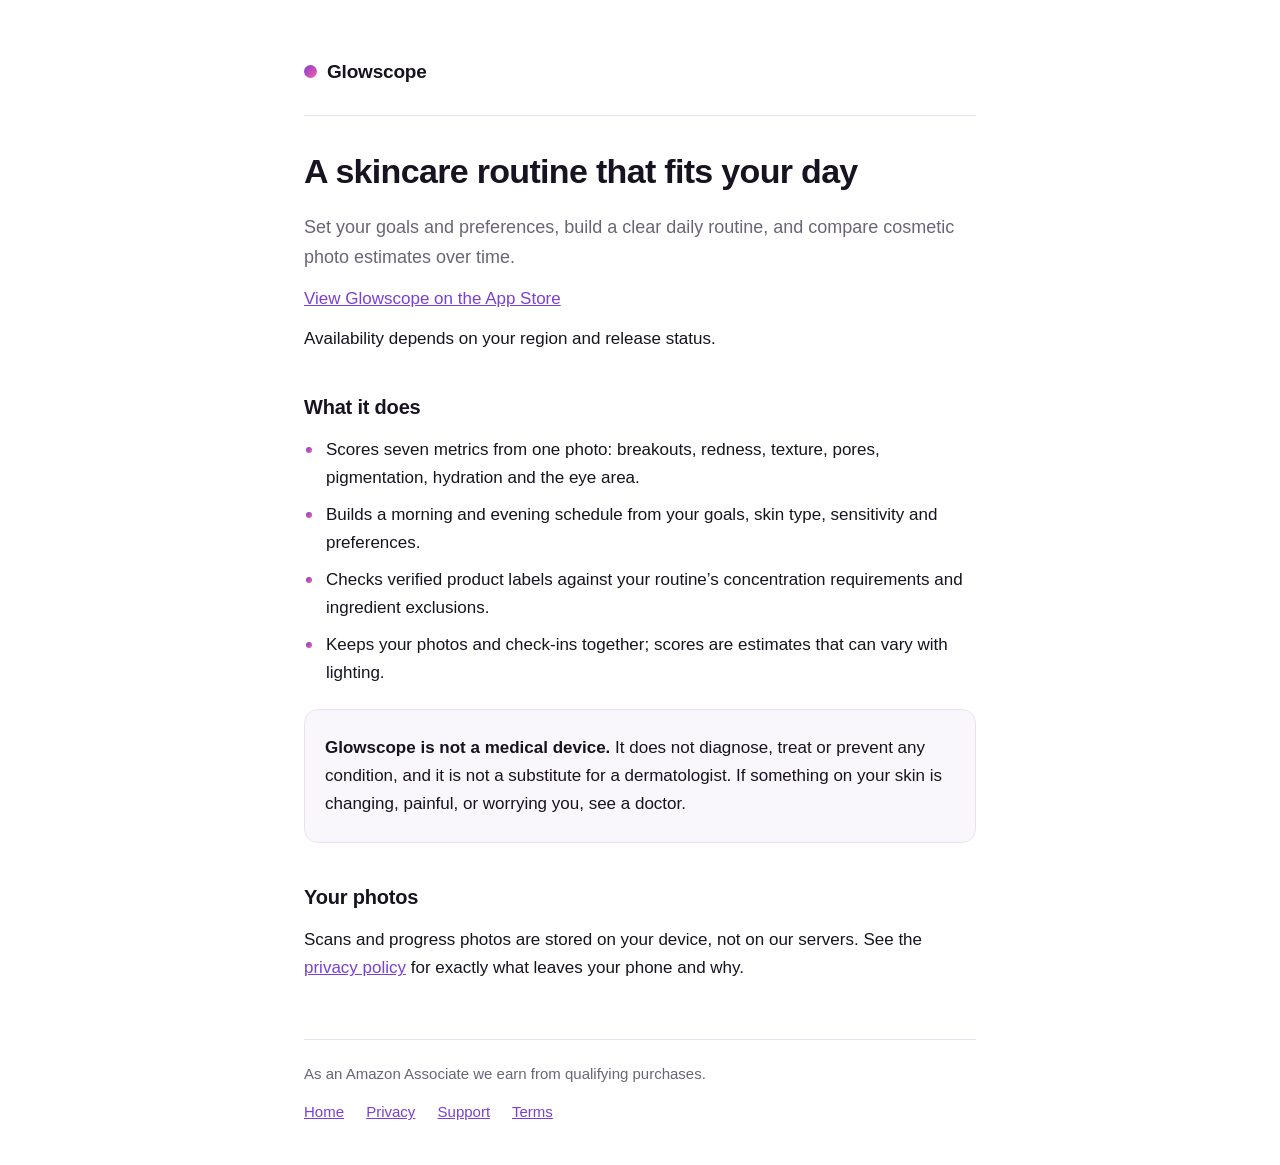
<file: index.html>
<!DOCTYPE html>
<html lang="en">
<head>
<meta charset="utf-8">
<meta name="viewport" content="width=device-width, initial-scale=1">
<title>A skincare routine that fits your day — Glowscope</title>
<link rel="stylesheet" href="_style.css">
</head>
<body>
<div class="wrap">
<header>
  <a class="brand" href="index.html"><span class="dot"></span> Glowscope</a>
</header>
<h1>A skincare routine that fits your day</h1>
<p class="lede">Set your goals and preferences, build a clear daily routine, and compare cosmetic photo estimates over time.</p>

<p><a class="button" href="https://apps.apple.com/us/app/id6808423452">View Glowscope on the App Store</a></p><p>Availability depends on your region and release status.</p>
<h2>What it does</h2>
<ul>
  <li>Scores seven metrics from one photo: breakouts, redness, texture, pores, pigmentation, hydration and the eye area.</li>
  <li>Builds a morning and evening schedule from your goals, skin type, sensitivity and preferences.</li>
  <li>Checks verified product labels against your routine’s concentration requirements and ingredient exclusions.</li>
  <li>Keeps your photos and check-ins together; scores are estimates that can vary with lighting.</li>
</ul>

<div class="panel">
  <p><strong>Glowscope is not a medical device.</strong> It does not diagnose, treat or prevent any condition, and it is not a substitute for a dermatologist. If something on your skin is changing, painful, or worrying you, see a doctor.</p>
</div>

<h2>Your photos</h2>
<p>Scans and progress photos are stored on your device, not on our servers. See the <a href="privacy.html">privacy policy</a> for exactly what leaves your phone and why.</p>
<footer>
  <p style="margin:0 0 14px">As an Amazon Associate we earn from qualifying purchases.</p>
  <a href="index.html">Home</a>
  <a href="privacy.html">Privacy</a>
  <a href="support.html">Support</a>
  <a href="terms.html">Terms</a>
</footer>
</div>
</body>
</html>
</file>
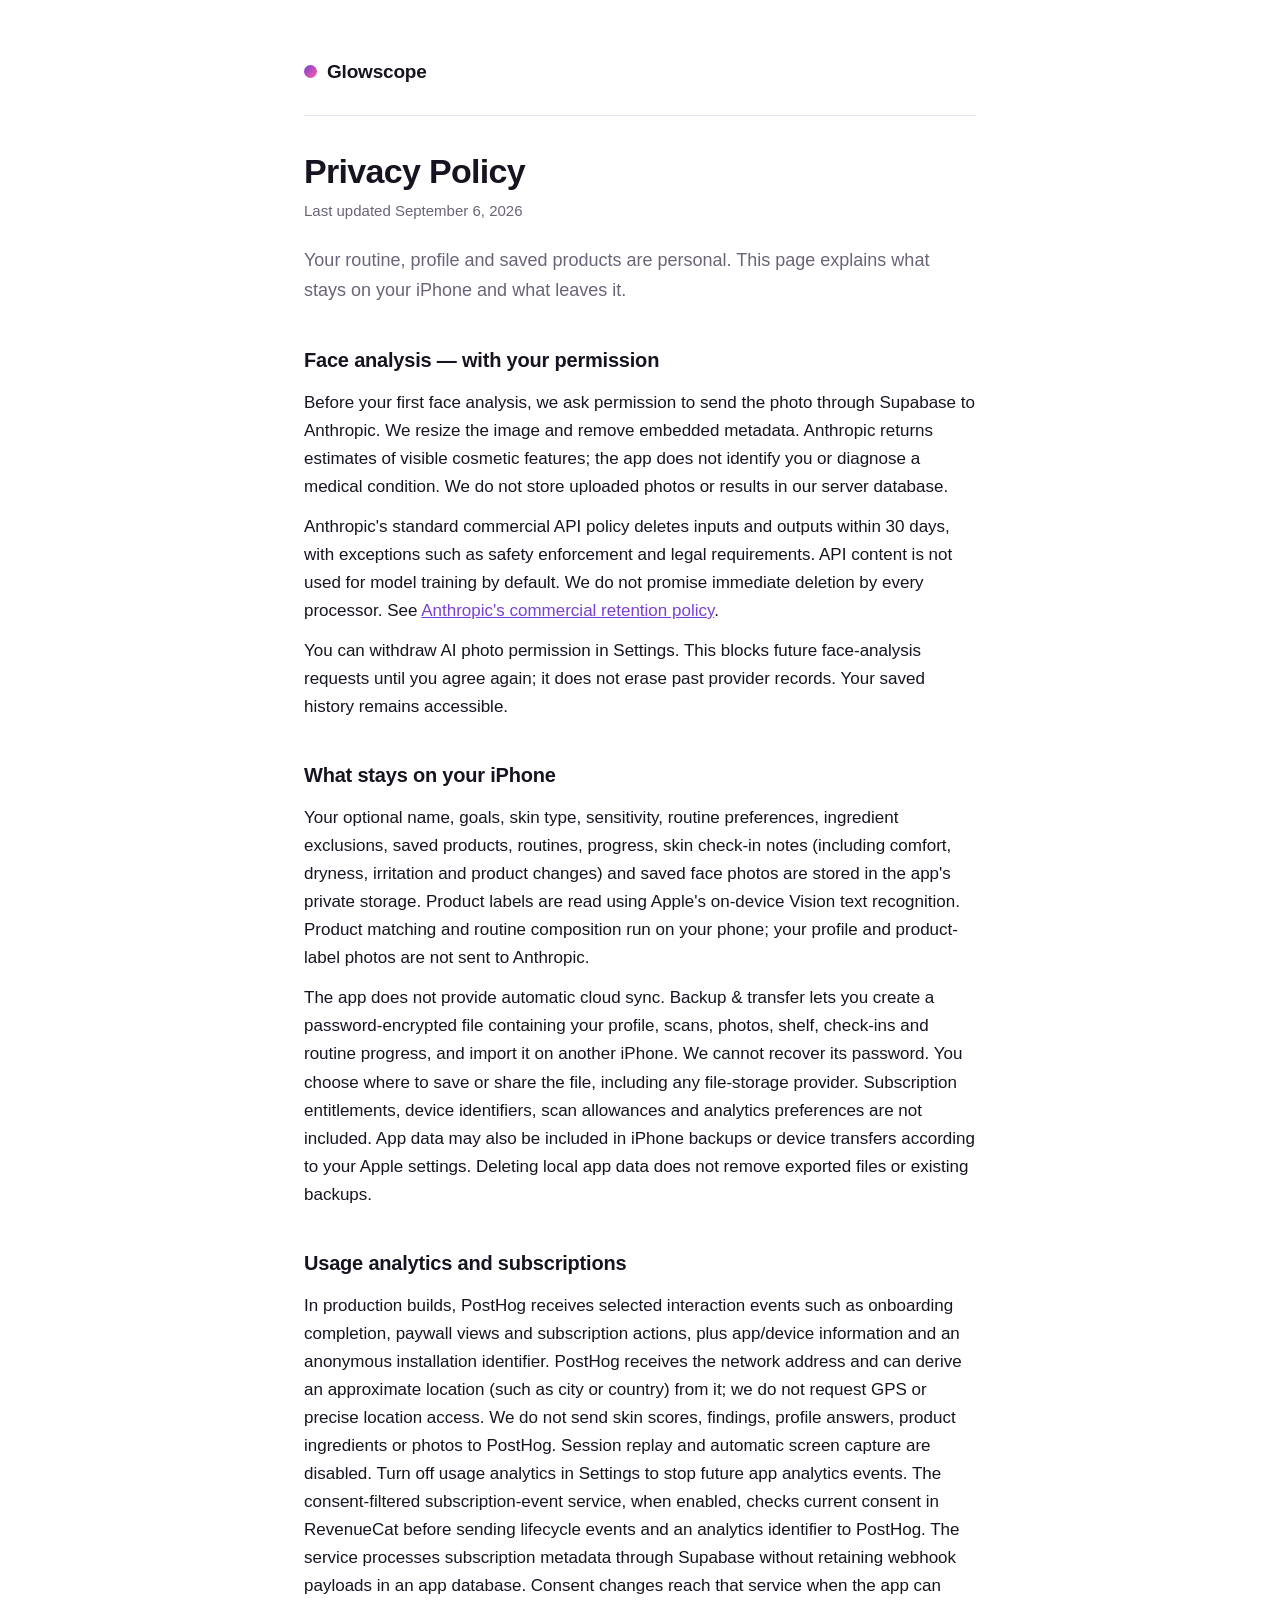
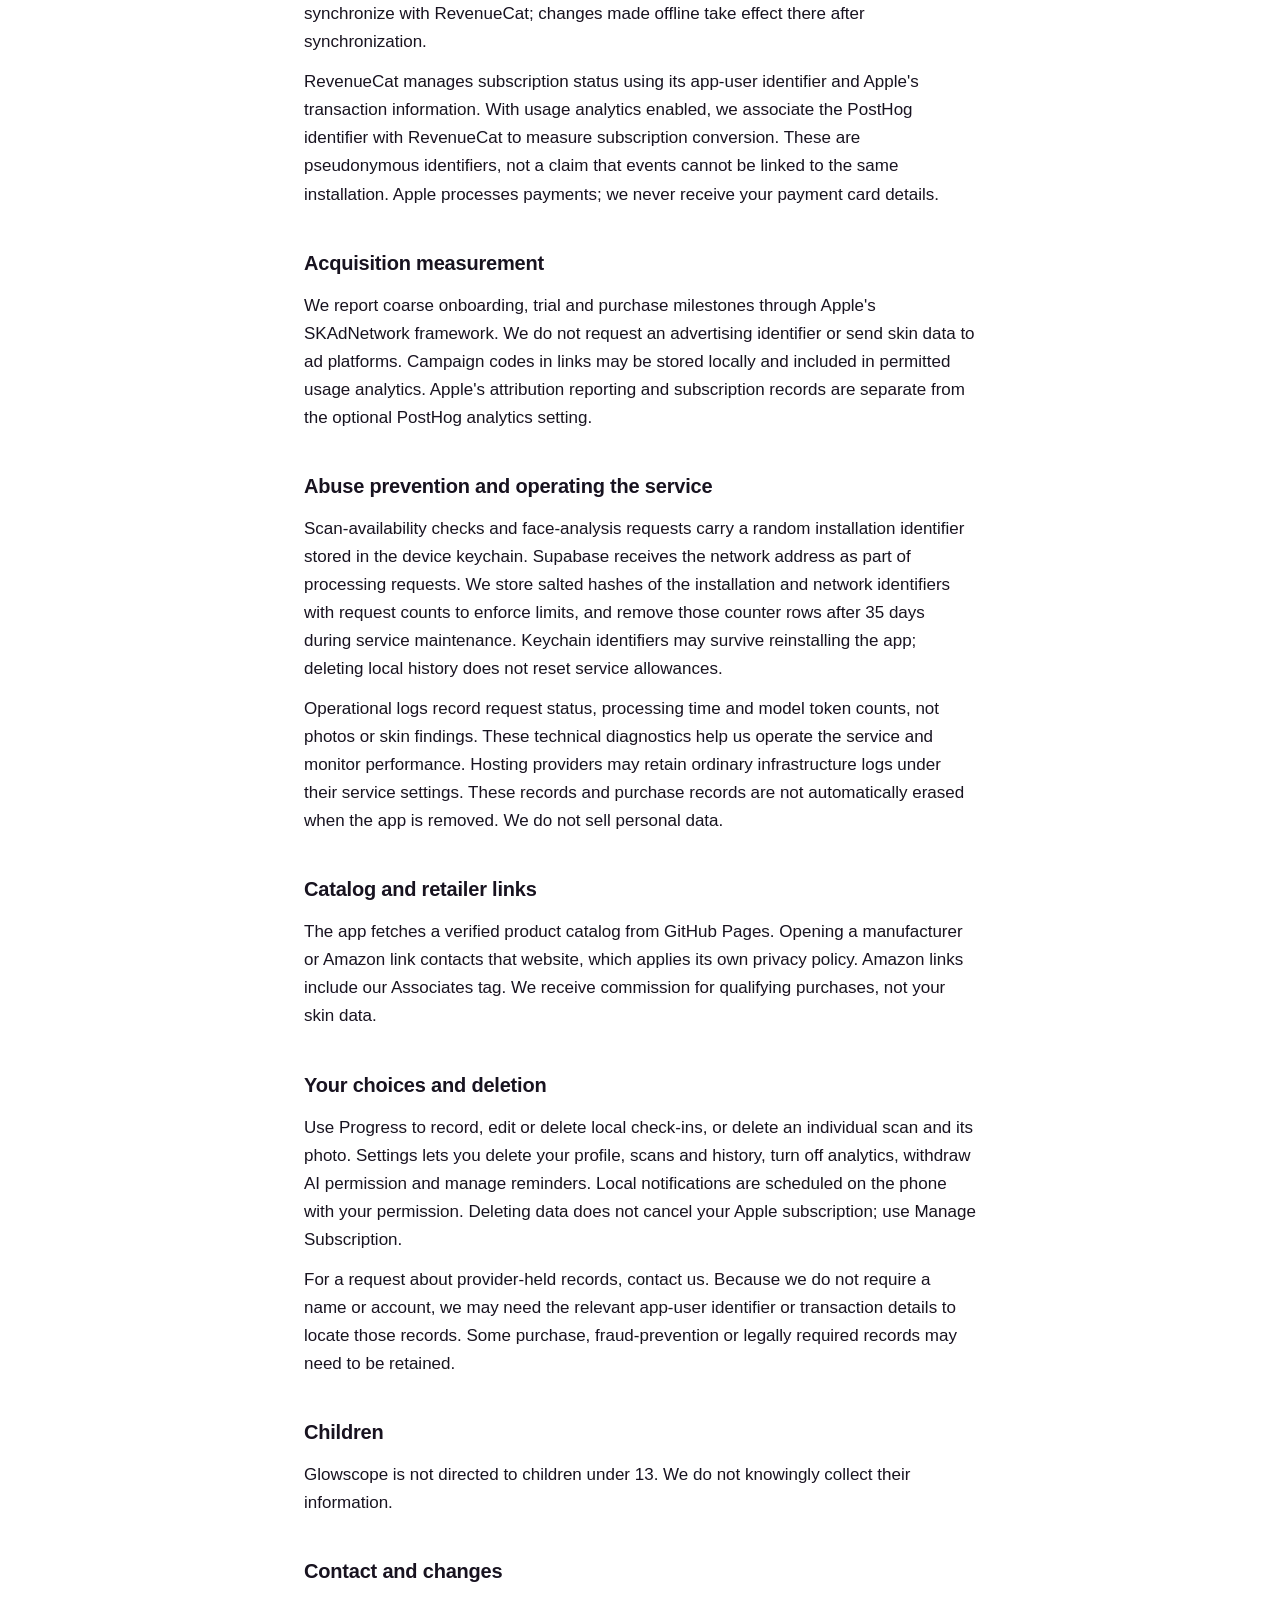
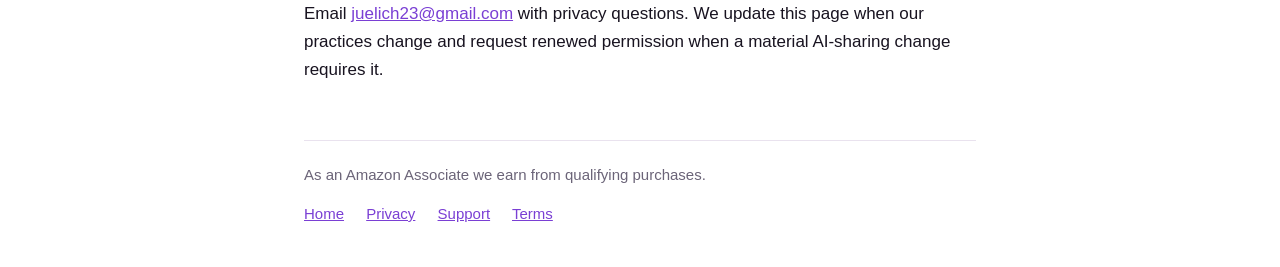
<file: privacy.html>
<!DOCTYPE html>
<html lang="en">
<head>
<meta charset="utf-8">
<meta name="viewport" content="width=device-width, initial-scale=1">
<title>Privacy Policy — Glowscope</title>
<link rel="stylesheet" href="_style.css">
</head>
<body>
<div class="wrap">
<header>
  <a class="brand" href="index.html"><span class="dot"></span> Glowscope</a>
</header>
<h1>Privacy Policy</h1>
<p class="updated">Last updated September 6, 2026</p>
<p class="lede">Your routine, profile and saved products are personal. This page explains what stays on your iPhone and what leaves it.</p>
<h2>Face analysis — with your permission</h2>
<p>Before your first face analysis, we ask permission to send the photo through Supabase to Anthropic. We resize the image and remove embedded metadata. Anthropic returns estimates of visible cosmetic features; the app does not identify you or diagnose a medical condition. We do not store uploaded photos or results in our server database.</p>
<p>Anthropic's standard commercial API policy deletes inputs and outputs within 30 days, with exceptions such as safety enforcement and legal requirements. API content is not used for model training by default. We do not promise immediate deletion by every processor. See <a href="https://privacy.claude.com/en/articles/7996866-how-long-do-you-store-my-organization-s-data">Anthropic's commercial retention policy</a>.</p>
<p>You can withdraw AI photo permission in Settings. This blocks future face-analysis requests until you agree again; it does not erase past provider records. Your saved history remains accessible.</p>
<h2>What stays on your iPhone</h2>
<p>Your optional name, goals, skin type, sensitivity, routine preferences, ingredient exclusions, saved products, routines, progress, skin check-in notes (including comfort, dryness, irritation and product changes) and saved face photos are stored in the app's private storage. Product labels are read using Apple's on-device Vision text recognition. Product matching and routine composition run on your phone; your profile and product-label photos are not sent to Anthropic.</p>
<p>The app does not provide automatic cloud sync. Backup &amp; transfer lets you create a password-encrypted file containing your profile, scans, photos, shelf, check-ins and routine progress, and import it on another iPhone. We cannot recover its password. You choose where to save or share the file, including any file-storage provider. Subscription entitlements, device identifiers, scan allowances and analytics preferences are not included. App data may also be included in iPhone backups or device transfers according to your Apple settings. Deleting local app data does not remove exported files or existing backups.</p>
<h2>Usage analytics and subscriptions</h2>
<p>In production builds, PostHog receives selected interaction events such as onboarding completion, paywall views and subscription actions, plus app/device information and an anonymous installation identifier. PostHog receives the network address and can derive an approximate location (such as city or country) from it; we do not request GPS or precise location access. We do not send skin scores, findings, profile answers, product ingredients or photos to PostHog. Session replay and automatic screen capture are disabled. Turn off usage analytics in Settings to stop future app analytics events. The consent-filtered subscription-event service, when enabled, checks current consent in RevenueCat before sending lifecycle events and an analytics identifier to PostHog. The service processes subscription metadata through Supabase without retaining webhook payloads in an app database. Consent changes reach that service when the app can synchronize with RevenueCat; changes made offline take effect there after synchronization.</p>
<p>RevenueCat manages subscription status using its app-user identifier and Apple's transaction information. With usage analytics enabled, we associate the PostHog identifier with RevenueCat to measure subscription conversion. These are pseudonymous identifiers, not a claim that events cannot be linked to the same installation. Apple processes payments; we never receive your payment card details.</p>
<h2>Acquisition measurement</h2>
<p>We report coarse onboarding, trial and purchase milestones through Apple's SKAdNetwork framework. We do not request an advertising identifier or send skin data to ad platforms. Campaign codes in links may be stored locally and included in permitted usage analytics. Apple's attribution reporting and subscription records are separate from the optional PostHog analytics setting.</p>
<h2>Abuse prevention and operating the service</h2>
<p>Scan-availability checks and face-analysis requests carry a random installation identifier stored in the device keychain. Supabase receives the network address as part of processing requests. We store salted hashes of the installation and network identifiers with request counts to enforce limits, and remove those counter rows after 35 days during service maintenance. Keychain identifiers may survive reinstalling the app; deleting local history does not reset service allowances.</p>
<p>Operational logs record request status, processing time and model token counts, not photos or skin findings. These technical diagnostics help us operate the service and monitor performance. Hosting providers may retain ordinary infrastructure logs under their service settings. These records and purchase records are not automatically erased when the app is removed. We do not sell personal data.</p>
<h2>Catalog and retailer links</h2>
<p>The app fetches a verified product catalog from GitHub Pages. Opening a manufacturer or Amazon link contacts that website, which applies its own privacy policy. Amazon links include our Associates tag. We receive commission for qualifying purchases, not your skin data.</p>
<h2>Your choices and deletion</h2>
<p>Use Progress to record, edit or delete local check-ins, or delete an individual scan and its photo. Settings lets you delete your profile, scans and history, turn off analytics, withdraw AI permission and manage reminders. Local notifications are scheduled on the phone with your permission. Deleting data does not cancel your Apple subscription; use Manage Subscription.</p>
<p>For a request about provider-held records, contact us. Because we do not require a name or account, we may need the relevant app-user identifier or transaction details to locate those records. Some purchase, fraud-prevention or legally required records may need to be retained.</p>
<h2>Children</h2><p>Glowscope is not directed to children under 13. We do not knowingly collect their information.</p>
<h2>Contact and changes</h2><p>Email <a href="mailto:juelich23@gmail.com">juelich23@gmail.com</a> with privacy questions. We update this page when our practices change and request renewed permission when a material AI-sharing change requires it.</p>
<footer>
  <p style="margin:0 0 14px">As an Amazon Associate we earn from qualifying purchases.</p>
  <a href="index.html">Home</a>
  <a href="privacy.html">Privacy</a>
  <a href="support.html">Support</a>
  <a href="terms.html">Terms</a>
</footer>
</div>
</body>
</html>
</file>
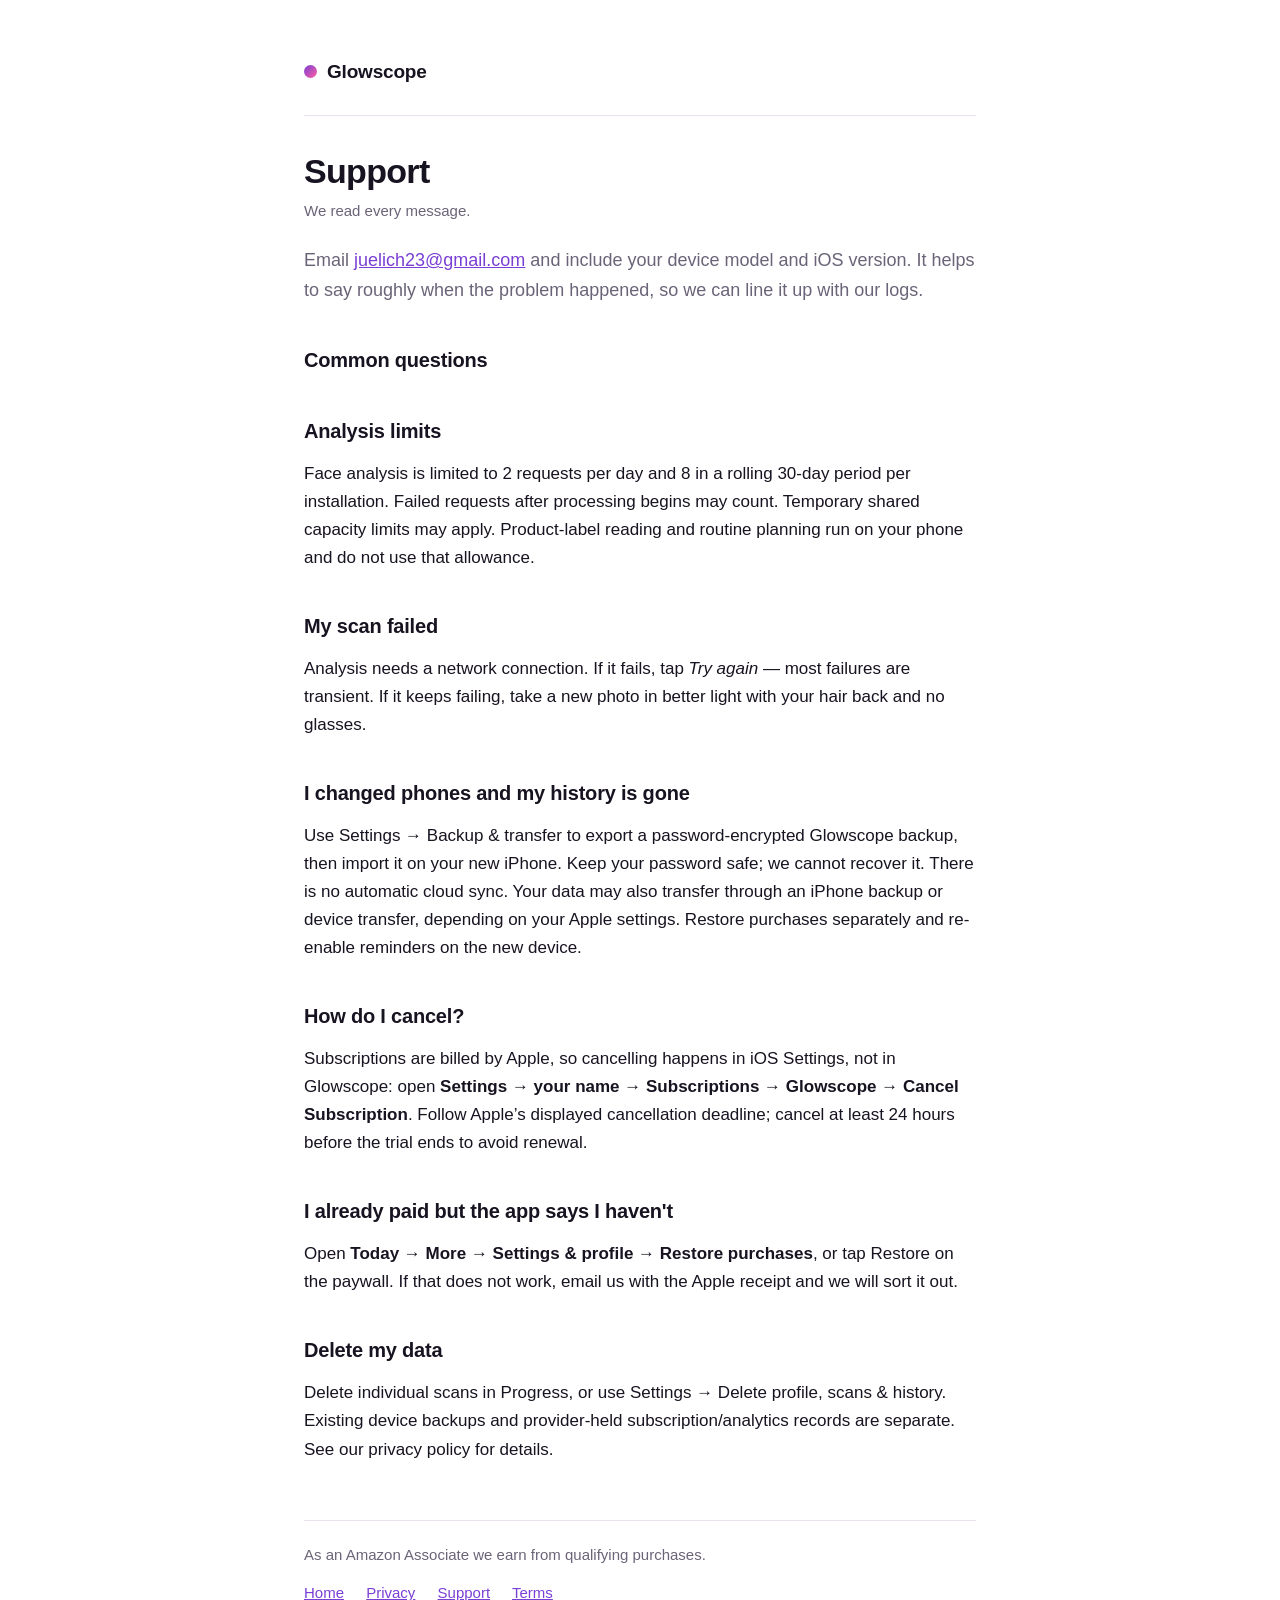
<file: support.html>
<!DOCTYPE html>
<html lang="en">
<head>
<meta charset="utf-8">
<meta name="viewport" content="width=device-width, initial-scale=1">
<title>Support — Glowscope</title>
<link rel="stylesheet" href="_style.css">
</head>
<body>
<div class="wrap">
<header>
  <a class="brand" href="index.html"><span class="dot"></span> Glowscope</a>
</header>
<h1>Support</h1>
<p class="updated">We read every message.</p>
<p class="lede">Email <a href="mailto:juelich23@gmail.com">juelich23@gmail.com</a> and include your device model and iOS version. It helps to say roughly when the problem happened, so we can line it up with our logs.</p>

<h2>Common questions</h2>

<h2>Analysis limits</h2><p>Face analysis is limited to 2 requests per day and 8 in a rolling 30-day period per installation. Failed requests after processing begins may count. Temporary shared capacity limits may apply. Product-label reading and routine planning run on your phone and do not use that allowance.</p>
<h2>My scan failed</h2>
<p>Analysis needs a network connection. If it fails, tap <em>Try again</em> — most failures are transient. If it keeps failing, take a new photo in better light with your hair back and no glasses.</p>

<h2>I changed phones and my history is gone</h2>
<p>Use Settings → Backup &amp; transfer to export a password-encrypted Glowscope backup, then import it on your new iPhone. Keep your password safe; we cannot recover it. There is no automatic cloud sync. Your data may also transfer through an iPhone backup or device transfer, depending on your Apple settings. Restore purchases separately and re-enable reminders on the new device.</p>

<h2>How do I cancel?</h2>
<p>Subscriptions are billed by Apple, so cancelling happens in iOS Settings, not in Glowscope: open <strong>Settings → your name → Subscriptions → Glowscope → Cancel Subscription</strong>. Follow Apple’s displayed cancellation deadline; cancel at least 24 hours before the trial ends to avoid renewal.</p>

<h2>I already paid but the app says I haven't</h2>
<p>Open <strong>Today → More → Settings &amp; profile → Restore purchases</strong>, or tap Restore on the paywall. If that does not work, email us with the Apple receipt and we will sort it out.</p>

<h2>Delete my data</h2>
<p>Delete individual scans in Progress, or use Settings → Delete profile, scans &amp; history. Existing device backups and provider-held subscription/analytics records are separate. See our privacy policy for details.</p>
<footer>
  <p style="margin:0 0 14px">As an Amazon Associate we earn from qualifying purchases.</p>
  <a href="index.html">Home</a>
  <a href="privacy.html">Privacy</a>
  <a href="support.html">Support</a>
  <a href="terms.html">Terms</a>
</footer>
</div>
</body>
</html>
</file>
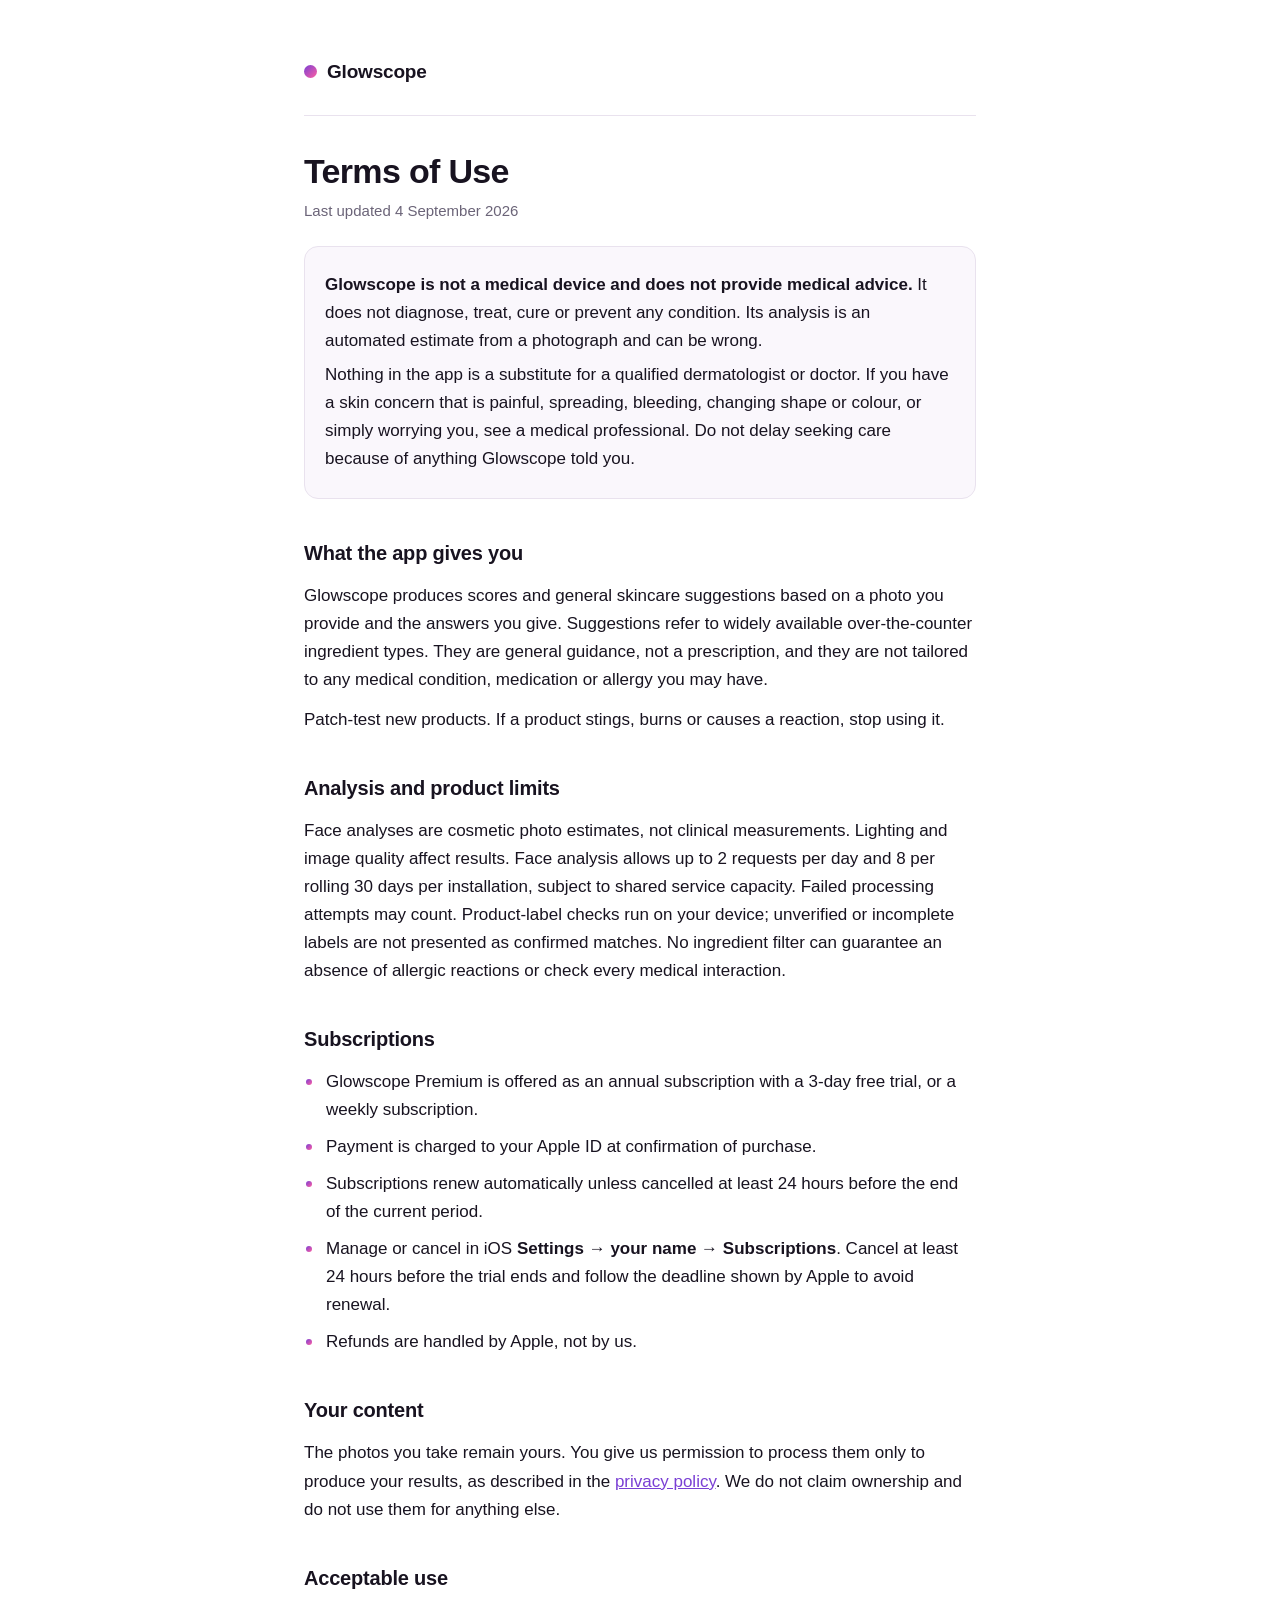
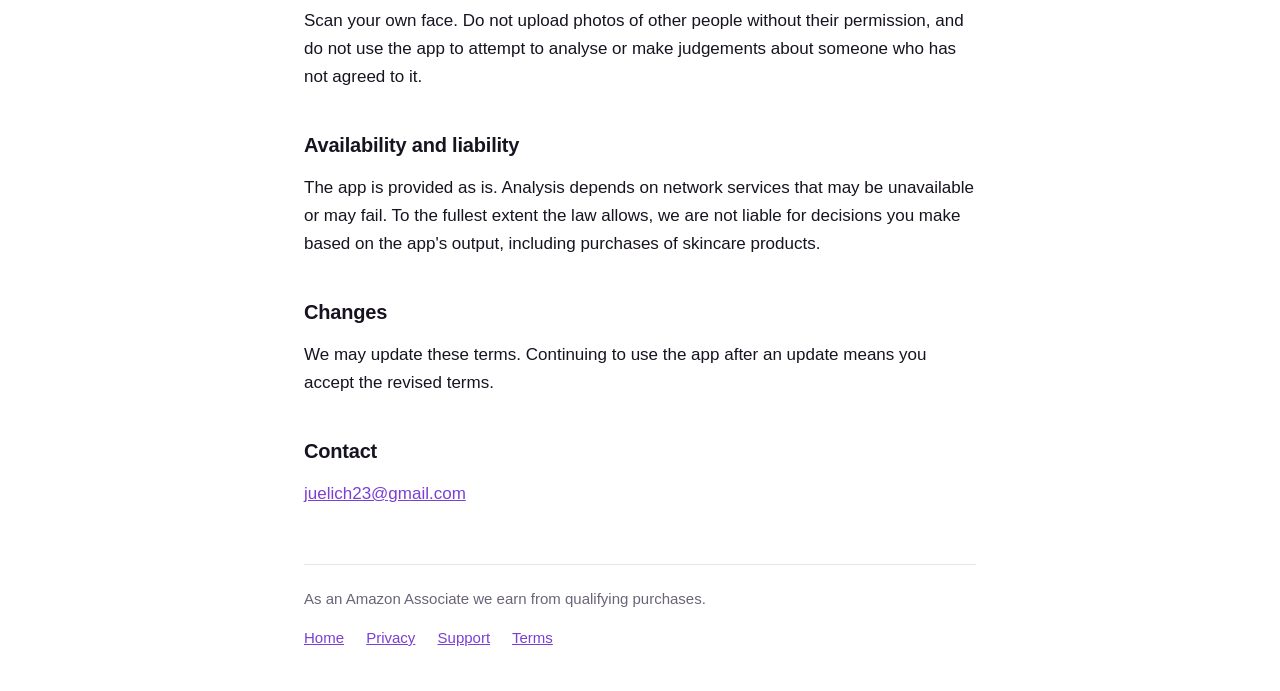
<file: terms.html>
<!DOCTYPE html>
<html lang="en">
<head>
<meta charset="utf-8">
<meta name="viewport" content="width=device-width, initial-scale=1">
<title>Terms of Use — Glowscope</title>
<link rel="stylesheet" href="_style.css">
</head>
<body>
<div class="wrap">
<header>
  <a class="brand" href="index.html"><span class="dot"></span> Glowscope</a>
</header>
<h1>Terms of Use</h1>
<p class="updated">Last updated 4 September 2026</p>
<div class="panel">
  <p><strong>Glowscope is not a medical device and does not provide medical advice.</strong> It does not diagnose, treat, cure or prevent any condition. Its analysis is an automated estimate from a photograph and can be wrong.</p>
  <p>Nothing in the app is a substitute for a qualified dermatologist or doctor. If you have a skin concern that is painful, spreading, bleeding, changing shape or colour, or simply worrying you, see a medical professional. Do not delay seeking care because of anything Glowscope told you.</p>
</div>

<h2>What the app gives you</h2>
<p>Glowscope produces scores and general skincare suggestions based on a photo you provide and the answers you give. Suggestions refer to widely available over-the-counter ingredient types. They are general guidance, not a prescription, and they are not tailored to any medical condition, medication or allergy you may have.</p>
<p>Patch-test new products. If a product stings, burns or causes a reaction, stop using it.</p>

<h2>Analysis and product limits</h2><p>Face analyses are cosmetic photo estimates, not clinical measurements. Lighting and image quality affect results. Face analysis allows up to 2 requests per day and 8 per rolling 30 days per installation, subject to shared service capacity. Failed processing attempts may count. Product-label checks run on your device; unverified or incomplete labels are not presented as confirmed matches. No ingredient filter can guarantee an absence of allergic reactions or check every medical interaction.</p>
<h2>Subscriptions</h2>
<ul>
  <li>Glowscope Premium is offered as an annual subscription with a 3-day free trial, or a weekly subscription.</li>
  <li>Payment is charged to your Apple ID at confirmation of purchase.</li>
  <li>Subscriptions renew automatically unless cancelled at least 24 hours before the end of the current period.</li>
  <li>Manage or cancel in iOS <strong>Settings → your name → Subscriptions</strong>. Cancel at least 24 hours before the trial ends and follow the deadline shown by Apple to avoid renewal.</li>
  <li>Refunds are handled by Apple, not by us.</li>
</ul>

<h2>Your content</h2>
<p>The photos you take remain yours. You give us permission to process them only to produce your results, as described in the <a href="privacy.html">privacy policy</a>. We do not claim ownership and do not use them for anything else.</p>

<h2>Acceptable use</h2>
<p>Scan your own face. Do not upload photos of other people without their permission, and do not use the app to attempt to analyse or make judgements about someone who has not agreed to it.</p>

<h2>Availability and liability</h2>
<p>The app is provided as is. Analysis depends on network services that may be unavailable or may fail. To the fullest extent the law allows, we are not liable for decisions you make based on the app's output, including purchases of skincare products.</p>

<h2>Changes</h2>
<p>We may update these terms. Continuing to use the app after an update means you accept the revised terms.</p>

<h2>Contact</h2>
<p><a href="mailto:juelich23@gmail.com">juelich23@gmail.com</a></p>
<footer>
  <p style="margin:0 0 14px">As an Amazon Associate we earn from qualifying purchases.</p>
  <a href="index.html">Home</a>
  <a href="privacy.html">Privacy</a>
  <a href="support.html">Support</a>
  <a href="terms.html">Terms</a>
</footer>
</div>
</body>
</html>
</file>
<file: _style.css>
:root{
  --ink:#181320; --muted:#6b6478; --accent:#7A3FD4; --glow:#FF5FA2;
  --line:#e9e2ee; --bg:#ffffff; --panel:#faf7fc;
}
*{box-sizing:border-box}
html{-webkit-text-size-adjust:100%}
body{
  margin:0; background:var(--bg); color:var(--ink);
  font:400 17px/1.65 -apple-system,BlinkMacSystemFont,"Segoe UI",Roboto,Helvetica,Arial,sans-serif;
  -webkit-font-smoothing:antialiased;
}
.wrap{max-width:720px; margin:0 auto; padding:0 24px}
header{padding:56px 0 28px; border-bottom:1px solid var(--line); margin-bottom:36px}
.brand{display:flex; align-items:center; gap:10px; font-weight:700; font-size:19px; letter-spacing:-.01em; text-decoration:none; color:var(--ink)}
.brand .dot{width:13px; height:13px; border-radius:50%; background:linear-gradient(135deg,var(--accent),var(--glow))}
h1{font-size:34px; line-height:1.15; letter-spacing:-.02em; margin:26px 0 8px}
.updated{color:var(--muted); font-size:15px; margin:0}
.lede{color:var(--muted); font-size:18px; margin:22px 0 0}
h2{font-size:20px; letter-spacing:-.01em; margin:38px 0 10px}
p{margin:12px 0}
ul{margin:12px 0; padding-left:0; list-style:none}
li{position:relative; padding-left:22px; margin:9px 0}
li::before{content:""; position:absolute; left:2px; top:11px; width:6px; height:6px; border-radius:50%;
  background:linear-gradient(135deg,var(--accent),var(--glow))}
a{color:var(--accent)}
.panel{background:var(--panel); border:1px solid var(--line); border-radius:14px; padding:18px 20px; margin:22px 0}
.panel p{margin:6px 0}
.panel strong{color:var(--ink)}
footer{margin:56px 0 40px; padding-top:22px; border-top:1px solid var(--line); color:var(--muted); font-size:15px}
footer a{margin-right:18px}
@media (prefers-color-scheme:dark){
  :root{--ink:#ece7f2; --muted:#9a92a6; --line:#2b2433; --bg:#131019; --panel:#1b1723}
}
</file>
